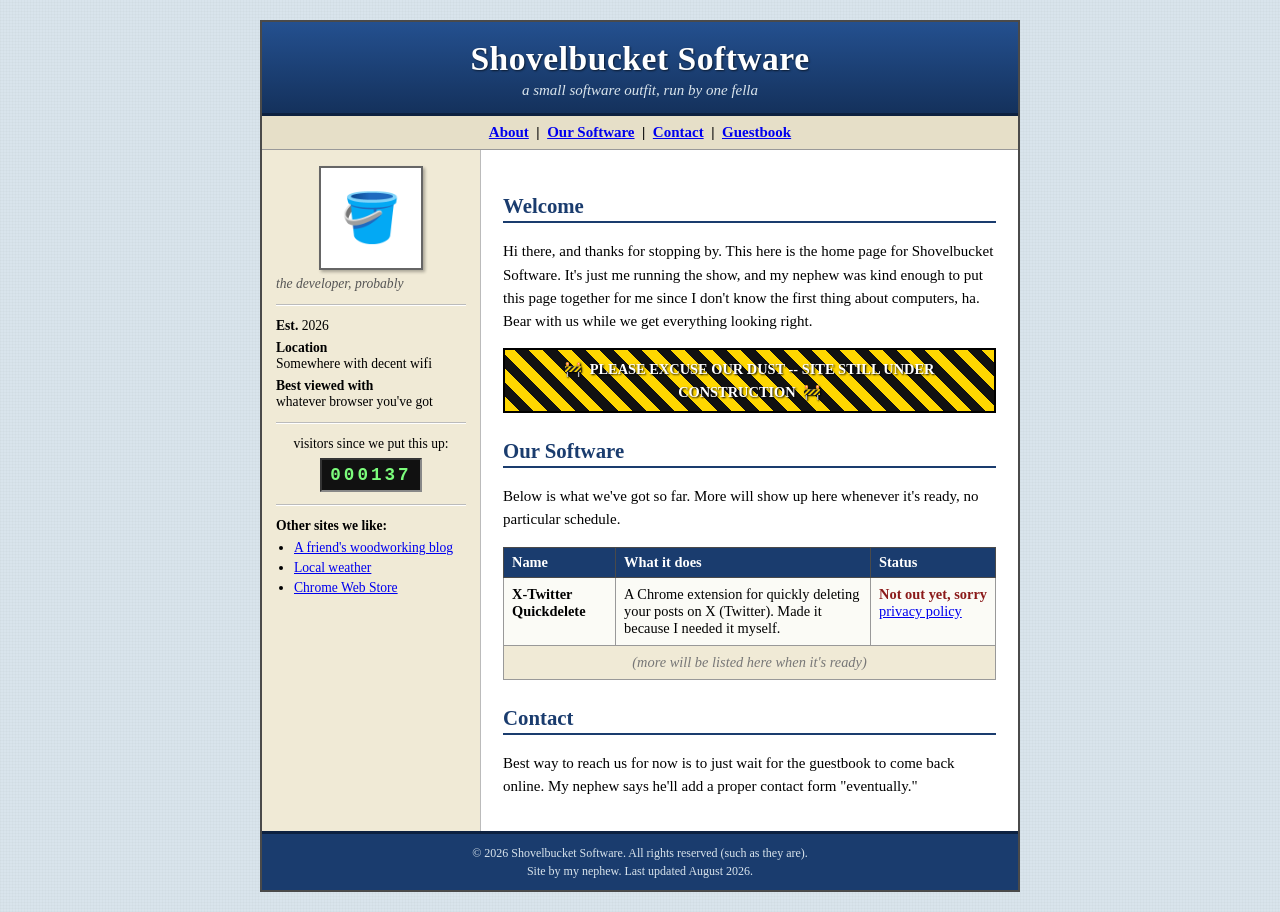
<file: index.html>
<!DOCTYPE html>
<html lang="en">
<head>
<meta charset="UTF-8">
<meta name="viewport" content="width=device-width, initial-scale=1.0">
<title>Shovelbucket Software - Home Page</title>
<meta name="description" content="Shovelbucket Software -- home page.">
<link rel="stylesheet" href="style.css">
<link rel="icon" href="data:image/svg+xml,<svg xmlns=%22http://www.w3.org/2000/svg%22 viewBox=%220 0 100 100%22><text y=%22.9em%22 font-size=%2290%22>🪣</text></svg>">
</head>
<body>

<center>
<table class="wrap" cellpadding="0" cellspacing="0" border="0">

<tr><td class="banner">
  <h1>Shovelbucket Software</h1>
  <p class="subtitle">a small software outfit, run by one fella</p>
</td></tr>

<tr><td class="nav">
  <a href="#about">About</a> &nbsp;|&nbsp;
  <a href="#software">Our Software</a> &nbsp;|&nbsp;
  <a href="contact.html">Contact</a> &nbsp;|&nbsp;
  <a href="#" onclick="alert('sorry, the guestbook is down again'); return false;">Guestbook</a>
</td></tr>

<tr><td class="body-row">
<table cellpadding="0" cellspacing="0" border="0" width="100%"><tr>

  <td class="sidebar" valign="top">
    <div class="photo">🪣</div>
    <p class="caption">the developer, probably</p>
    <hr>
    <p><b>Est.</b> 2026</p>
    <p><b>Location</b><br>Somewhere with decent wifi</p>
    <p><b>Best viewed with</b><br>whatever browser you've got</p>
    <hr>
    <div class="counter-box">
      <p class="counter-label">visitors since we put this up:</p>
      <div class="counter">000137</div>
    </div>
    <hr>
    <p class="links-title">Other sites we like:</p>
    <ul class="link-list">
      <li><a href="https://www.nps.gov/">A friend's woodworking blog</a></li>
      <li><a href="https://weather.com">Local weather</a></li>
      <li><a href="#">Chrome Web Store</a></li>
    </ul>
  </td>

  <td class="main" valign="top">

    <a name="about"></a>
    <h2>Welcome</h2>
    <p>Hi there, and thanks for stopping by. This here is the home page for Shovelbucket Software.
    It's just me running the show, and my nephew was kind enough to put this page together for me
    since I don't know the first thing about computers, ha. Bear with us while we get everything
    looking right.</p>

    <p class="construction">🚧 &nbsp;<b>PLEASE EXCUSE OUR DUST -- SITE STILL UNDER CONSTRUCTION</b> &nbsp;🚧</p>

    <a name="software"></a>
    <h2>Our Software</h2>
    <p>Below is what we've got so far. More will show up here whenever it's ready, no particular schedule.</p>

    <table class="software-table" cellpadding="8" cellspacing="0" border="1" width="100%">
      <tr>
        <th>Name</th>
        <th>What it does</th>
        <th>Status</th>
      </tr>
      <tr>
        <td><b>X-Twitter Quickdelete</b></td>
        <td>A Chrome extension for quickly deleting your posts on X (Twitter). Made it because I
        needed it myself.</td>
        <td class="status-cell">Not out yet, sorry<br><a href="x-delete-privacy.html" style="font-weight:normal;">privacy policy</a></td>
      </tr>
      <tr>
        <td colspan="3" class="more-row">(more will be listed here when it's ready)</td>
      </tr>
    </table>

    <a name="contact"></a>
    <h2>Contact</h2>
    <p>Best way to reach us for now is to just wait for the guestbook to come back online. My nephew
    says he'll add a proper contact form "eventually."</p>

  </td>

</tr></table>
</td></tr>

<tr><td class="footer">
  <p>&copy; 2026 Shovelbucket Software. All rights reserved (such as they are).<br>
  Site by my nephew. Last updated August 2026.</p>
</td></tr>

</table>
</center>

</body>
</html>
</file>
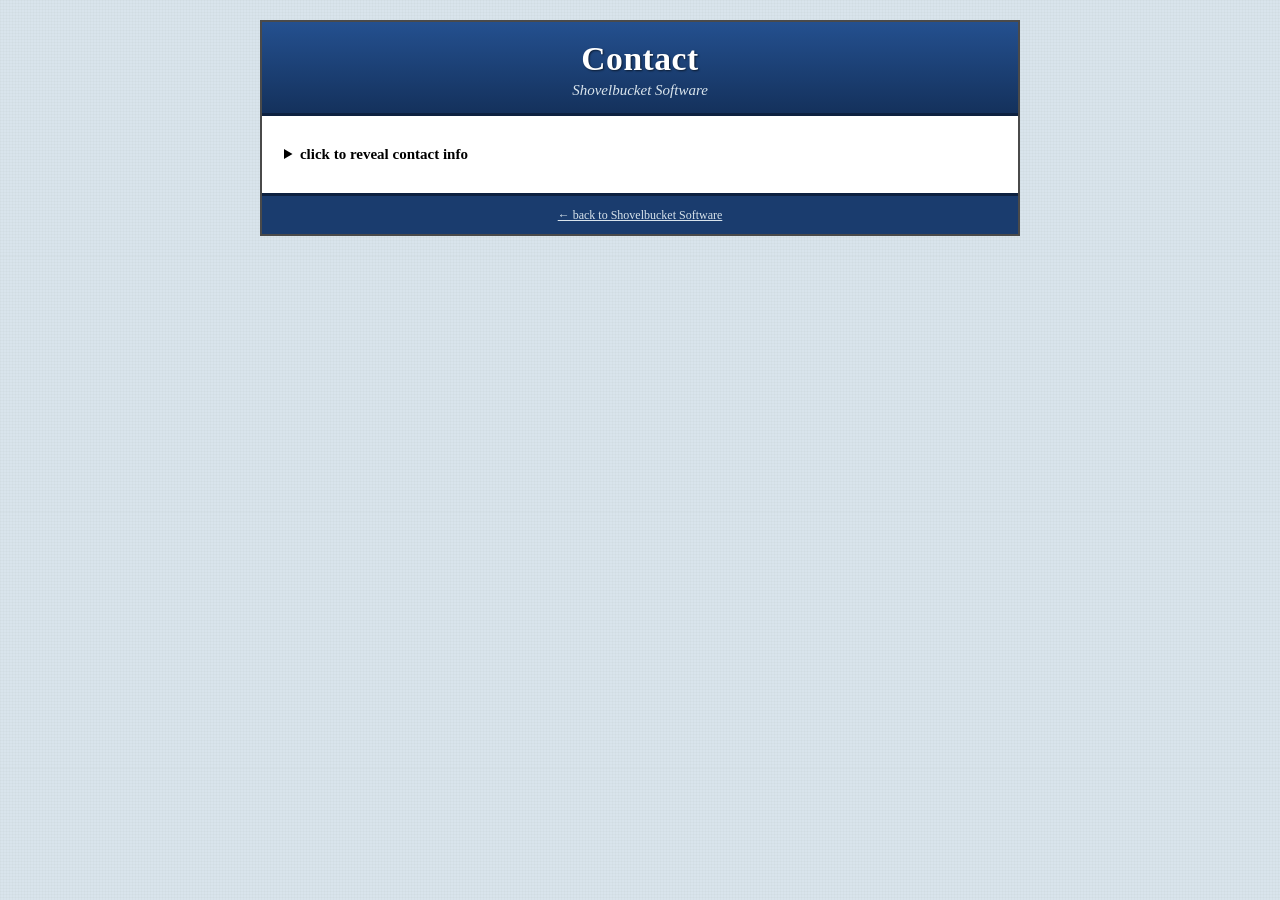
<file: contact.html>
<!DOCTYPE html>
<html lang="en">
<head>
<meta charset="UTF-8">
<meta name="viewport" content="width=device-width, initial-scale=1.0">
<title>Contact - Shovelbucket Software</title>
<link rel="stylesheet" href="style.css">
<link rel="icon" href="data:image/svg+xml,<svg xmlns=%22http://www.w3.org/2000/svg%22 viewBox=%220 0 100 100%22><text y=%22.9em%22 font-size=%2290%22>🪣</text></svg>">
</head>
<body>

<center>
<table class="wrap" cellpadding="0" cellspacing="0" border="0">

<tr><td class="banner">
  <h1>Contact</h1>
  <p class="subtitle">Shovelbucket Software</p>
</td></tr>

<tr><td class="main" style="padding: 30px 22px;">
  <details>
    <summary style="cursor: pointer; font-weight: bold;">click to reveal contact info</summary>
    <p style="margin-top: 10px;">awesomenee@gmail.com</p>
  </details>
</td></tr>

<tr><td class="footer">
  <p><a href="index.html" style="color:#d9e4ec;">&larr; back to Shovelbucket Software</a></p>
</td></tr>

</table>
</center>

</body>
</html>
</file>
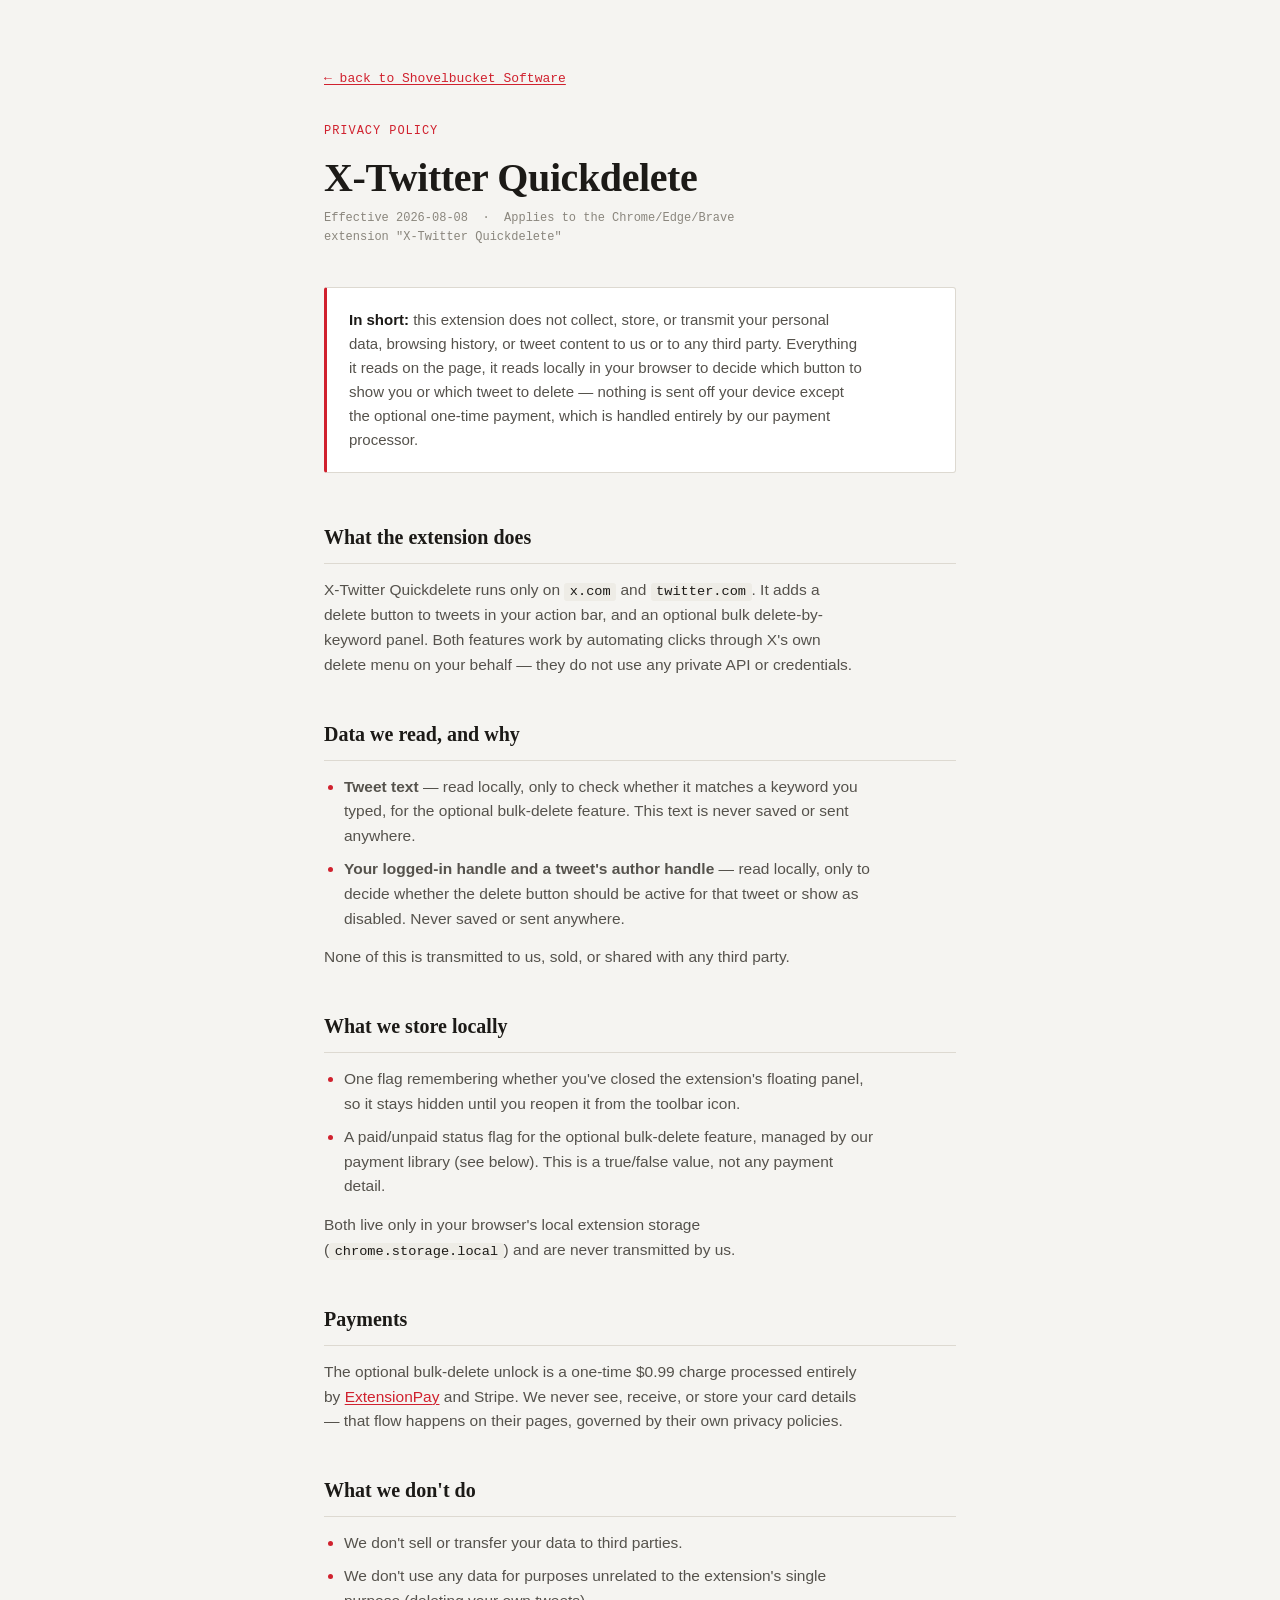
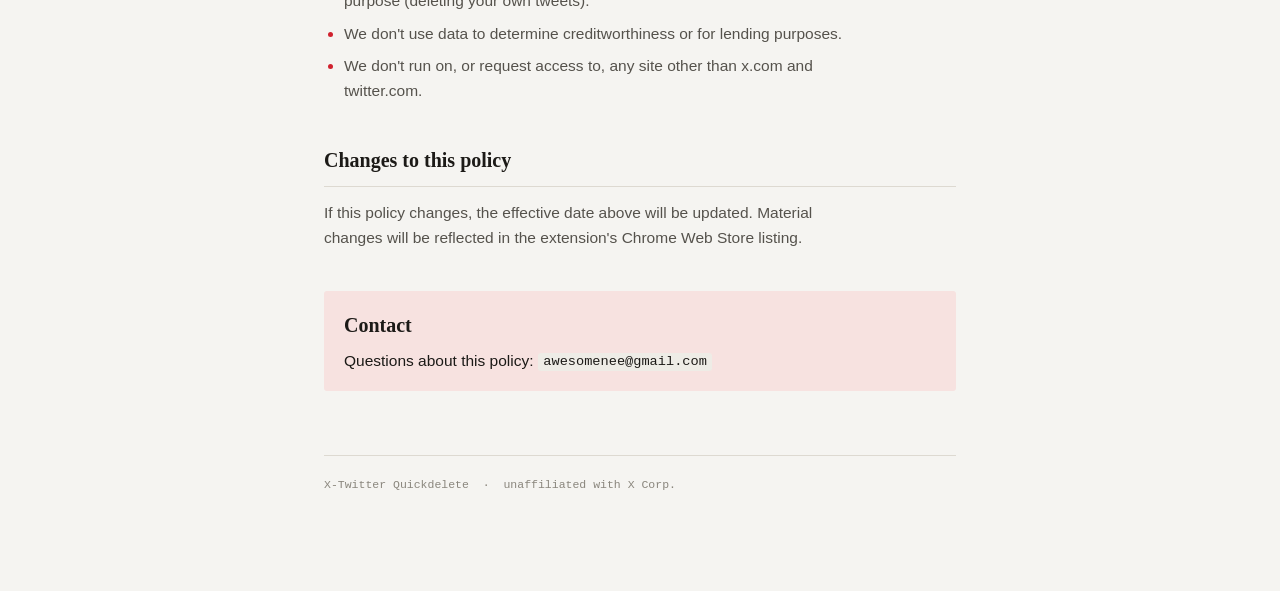
<file: privacy.html>
<!DOCTYPE html>
<html lang="en">
<head>
<meta charset="UTF-8">
<meta name="viewport" content="width=device-width, initial-scale=1.0">
<title>Privacy Policy — X-Twitter Quickdelete — Shovelbucket Software</title>
<meta name="description" content="Privacy policy for the X-Twitter Quickdelete Chrome extension.">
<link rel="icon" href="data:image/svg+xml,<svg xmlns=%22http://www.w3.org/2000/svg%22 viewBox=%220 0 100 100%22><text y=%22.9em%22 font-size=%2290%22>🪣</text></svg>">
<style>
  :root {
    --bg: #f5f4f1;
    --bg-raised: #ffffff;
    --ink: #1c1a17;
    --ink-soft: #55524c;
    --ink-faint: #8a867d;
    --rule: #ddd9d1;
    --accent: #d0212e;
    --accent-soft: #f7e2e0;
    --mono-bg: #eeece6;
    --radius: 3px;
    --serif: Georgia, "Iowan Old Style", "Palatino Linotype", Palatino, "Times New Roman", serif;
    --sans: -apple-system, "Segoe UI", "Helvetica Neue", Arial, sans-serif;
    --mono: "SFMono-Regular", Consolas, "Liberation Mono", Menlo, monospace;
  }

  @media (prefers-color-scheme: dark) {
    :root {
      --bg: #15181c;
      --bg-raised: #1c2024;
      --ink: #e9e7e2;
      --ink-soft: #b7b2a8;
      --ink-faint: #7d7a72;
      --rule: #33363a;
      --accent: #ff5a63;
      --accent-soft: #3a1f22;
      --mono-bg: #21252a;
    }
  }

  * { box-sizing: border-box; }

  body {
    margin: 0;
    background: var(--bg);
    color: var(--ink);
    font-family: var(--sans);
    line-height: 1.6;
    -webkit-font-smoothing: antialiased;
  }

  .wrap {
    max-width: 680px;
    margin: 0 auto;
    padding: 64px 24px 96px;
  }

  .kicker {
    font-family: var(--mono);
    font-size: 12px;
    letter-spacing: 0.08em;
    text-transform: uppercase;
    color: var(--accent);
    margin: 0 0 14px;
  }

  h1 {
    font-family: var(--serif);
    font-size: clamp(28px, 5vw, 40px);
    line-height: 1.15;
    margin: 0 0 8px;
    text-wrap: balance;
    letter-spacing: -0.01em;
  }

  .meta {
    font-family: var(--mono);
    font-size: 12px;
    color: var(--ink-faint);
    margin: 0 0 40px;
    font-variant-numeric: tabular-nums;
  }

  .tldr {
    background: var(--bg-raised);
    border: 1px solid var(--rule);
    border-left: 3px solid var(--accent);
    border-radius: var(--radius);
    padding: 20px 22px;
    margin: 0 0 48px;
  }

  .tldr p {
    margin: 0;
    font-size: 15px;
    color: var(--ink-soft);
    max-width: 62ch;
  }

  .tldr strong { color: var(--ink); }

  section { margin: 0 0 40px; }

  h2 {
    font-family: var(--serif);
    font-size: 20px;
    margin: 0 0 14px;
    padding-bottom: 10px;
    border-bottom: 1px solid var(--rule);
  }

  p {
    font-size: 15.5px;
    color: var(--ink-soft);
    max-width: 62ch;
    margin: 0 0 14px;
  }

  p:last-child { margin-bottom: 0; }

  ul {
    margin: 0 0 14px;
    padding-left: 20px;
    max-width: 62ch;
  }

  li {
    font-size: 15.5px;
    color: var(--ink-soft);
    margin-bottom: 8px;
  }

  li:last-child { margin-bottom: 0; }
  li::marker { color: var(--accent); }

  code, .field {
    font-family: var(--mono);
    font-size: 0.88em;
    background: var(--mono-bg);
    padding: 0.1em 0.4em;
    border-radius: var(--radius);
    color: var(--ink);
  }

  a { color: var(--accent); text-decoration-thickness: 1px; text-underline-offset: 2px; }
  a:focus-visible { outline: 2px solid var(--accent); outline-offset: 2px; }

  .contact { background: var(--accent-soft); border-radius: var(--radius); padding: 18px 20px; }
  .contact p { color: var(--ink); }

  .back-link { font-family: var(--mono); font-size: 13px; margin: 0 0 32px; display: inline-block; }

  footer {
    margin-top: 64px;
    padding-top: 20px;
    border-top: 1px solid var(--rule);
    font-family: var(--mono);
    font-size: 11.5px;
    color: var(--ink-faint);
  }
</style>
</head>
<body>

<div class="wrap">
  <a class="back-link" href="index.html">&larr; back to Shovelbucket Software</a>

  <p class="kicker">Privacy Policy</p>
  <h1>X-Twitter Quickdelete</h1>
  <p class="meta">Effective 2026-08-08 &nbsp;·&nbsp; Applies to the Chrome/Edge/Brave extension "X-Twitter Quickdelete"</p>

  <div class="tldr">
    <p><strong>In short:</strong> this extension does not collect, store, or transmit your personal data, browsing history, or tweet content to us or to any third party. Everything it reads on the page, it reads locally in your browser to decide which button to show you or which tweet to delete — nothing is sent off your device except the optional one-time payment, which is handled entirely by our payment processor.</p>
  </div>

  <section>
    <h2>What the extension does</h2>
    <p>X-Twitter Quickdelete runs only on <code>x.com</code> and <code>twitter.com</code>. It adds a delete button to tweets in your action bar, and an optional bulk delete-by-keyword panel. Both features work by automating clicks through X's own delete menu on your behalf &mdash; they do not use any private API or credentials.</p>
  </section>

  <section>
    <h2>Data we read, and why</h2>
    <ul>
      <li><strong>Tweet text</strong> &mdash; read locally, only to check whether it matches a keyword you typed, for the optional bulk-delete feature. This text is never saved or sent anywhere.</li>
      <li><strong>Your logged-in handle and a tweet's author handle</strong> &mdash; read locally, only to decide whether the delete button should be active for that tweet or show as disabled. Never saved or sent anywhere.</li>
    </ul>
    <p>None of this is transmitted to us, sold, or shared with any third party.</p>
  </section>

  <section>
    <h2>What we store locally</h2>
    <ul>
      <li>One flag remembering whether you've closed the extension's floating panel, so it stays hidden until you reopen it from the toolbar icon.</li>
      <li>A paid/unpaid status flag for the optional bulk-delete feature, managed by our payment library (see below). This is a true/false value, not any payment detail.</li>
    </ul>
    <p>Both live only in your browser's local extension storage (<code>chrome.storage.local</code>) and are never transmitted by us.</p>
  </section>

  <section>
    <h2>Payments</h2>
    <p>The optional bulk-delete unlock is a one-time $0.99 charge processed entirely by <a href="https://extensionpay.com" target="_blank" rel="noopener">ExtensionPay</a> and Stripe. We never see, receive, or store your card details &mdash; that flow happens on their pages, governed by their own privacy policies.</p>
  </section>

  <section>
    <h2>What we don't do</h2>
    <ul>
      <li>We don't sell or transfer your data to third parties.</li>
      <li>We don't use any data for purposes unrelated to the extension's single purpose (deleting your own tweets).</li>
      <li>We don't use data to determine creditworthiness or for lending purposes.</li>
      <li>We don't run on, or request access to, any site other than x.com and twitter.com.</li>
    </ul>
  </section>

  <section>
    <h2>Changes to this policy</h2>
    <p>If this policy changes, the effective date above will be updated. Material changes will be reflected in the extension's Chrome Web Store listing.</p>
  </section>

  <section class="contact">
    <h2 style="border:none;padding:0;margin-bottom:8px;">Contact</h2>
    <p>Questions about this policy: <span class="field">awesomenee@gmail.com</span></p>
  </section>

  <footer>X-Twitter Quickdelete &nbsp;·&nbsp; unaffiliated with X Corp.</footer>
</div>

</body>
</html>
</file>
<file: style.css>
body {
  margin: 0;
  padding: 20px 10px;
  font-family: "Times New Roman", Times, serif;
  font-size: 15px;
  color: #000;
  background-color: #d9e4ec;
  background-image:
    repeating-linear-gradient(0deg, rgba(0,0,0,0.02) 0px, rgba(0,0,0,0.02) 1px, transparent 1px, transparent 3px),
    repeating-linear-gradient(90deg, rgba(0,0,0,0.02) 0px, rgba(0,0,0,0.02) 1px, transparent 1px, transparent 3px);
}

a { color: #0000EE; }
a:visited { color: #551A8B; }

.wrap {
  width: 100%;
  max-width: 760px;
  background: #ffffff;
  border: 2px solid #4a4a4a;
  text-align: left;
}

.banner {
  background-color: #1a3c6e;
  background-image: linear-gradient(180deg, #24508f, #14315c);
  color: #ffffff;
  padding: 18px 20px 14px;
  border-bottom: 3px solid #0d2140;
  text-align: center;
}

.banner h1 {
  margin: 0;
  font-size: 2.1rem;
  text-shadow: 1px 1px 2px rgba(0,0,0,0.6);
  letter-spacing: 0.5px;
}

.subtitle {
  margin: 4px 0 0;
  font-style: italic;
  color: #d9e4ec;
}

.nav {
  background-color: #e6dfc8;
  border-bottom: 1px solid #999;
  padding: 8px 16px;
  text-align: center;
  font-weight: bold;
}

.body-row {
  padding: 0;
}

.sidebar {
  width: 190px;
  background-color: #f0ead6;
  border-right: 1px solid #bbb;
  padding: 16px 14px;
  text-align: center;
}

.photo {
  width: 100px;
  height: 100px;
  line-height: 100px;
  font-size: 3rem;
  margin: 0 auto;
  background: #fff;
  border: 2px solid #666;
  box-shadow: 2px 2px 3px rgba(0,0,0,0.3);
}

.caption {
  font-size: 0.8rem;
  font-style: italic;
  color: #555;
  margin: 6px 0 0;
}

.sidebar p {
  text-align: left;
  font-size: 0.85rem;
  margin: 6px 0;
}

.sidebar hr {
  border: none;
  border-top: 1px solid #bbb;
  border-bottom: 1px solid #fff;
  margin: 12px 0;
}

.counter-box {
  text-align: center;
}

.counter-label {
  font-size: 0.75rem;
  text-align: center !important;
  margin-bottom: 6px !important;
}

.counter {
  display: inline-block;
  background: #111;
  color: #7CFC7C;
  font-family: "Courier New", monospace;
  font-weight: bold;
  font-size: 1.1rem;
  letter-spacing: 3px;
  padding: 5px 8px;
  border: 2px inset #888;
}

.links-title {
  font-weight: bold;
  font-size: 0.85rem;
  text-align: left !important;
}

.link-list {
  text-align: left;
  padding-left: 18px;
  margin: 4px 0;
  font-size: 0.85rem;
}

.link-list li { margin-bottom: 4px; }

.main {
  padding: 18px 22px;
}

.main h2 {
  color: #1a3c6e;
  border-bottom: 2px solid #1a3c6e;
  padding-bottom: 3px;
  font-size: 1.3rem;
  margin-top: 26px;
}

.main h2:first-child { margin-top: 0; }

.main p {
  line-height: 1.55;
}

.construction {
  text-align: center;
  background: repeating-linear-gradient(45deg, #ffd700, #ffd700 10px, #111 10px, #111 20px);
  color: #fff;
  padding: 8px;
  border: 2px solid #000;
  text-shadow: 1px 1px 2px #000;
  font-size: 0.9rem;
}

.software-table {
  border-collapse: collapse;
  margin-top: 10px;
  font-size: 0.9rem;
}

.software-table th {
  background-color: #1a3c6e;
  color: #fff;
  padding: 6px 8px;
  border: 1px solid #4a4a4a;
}

.software-table td {
  border: 1px solid #999;
  padding: 8px;
  vertical-align: top;
  background: #fbfbf6;
}

.status-cell {
  font-weight: bold;
  color: #8b1a1a;
  white-space: nowrap;
}

.more-row {
  text-align: center;
  font-style: italic;
  color: #777;
  background: #f0ead6 !important;
}

.footer {
  background-color: #1a3c6e;
  color: #d9e4ec;
  text-align: center;
  font-size: 0.75rem;
  padding: 10px;
  border-top: 3px solid #0d2140;
}

.footer p { margin: 0; line-height: 1.5; }
</file>
